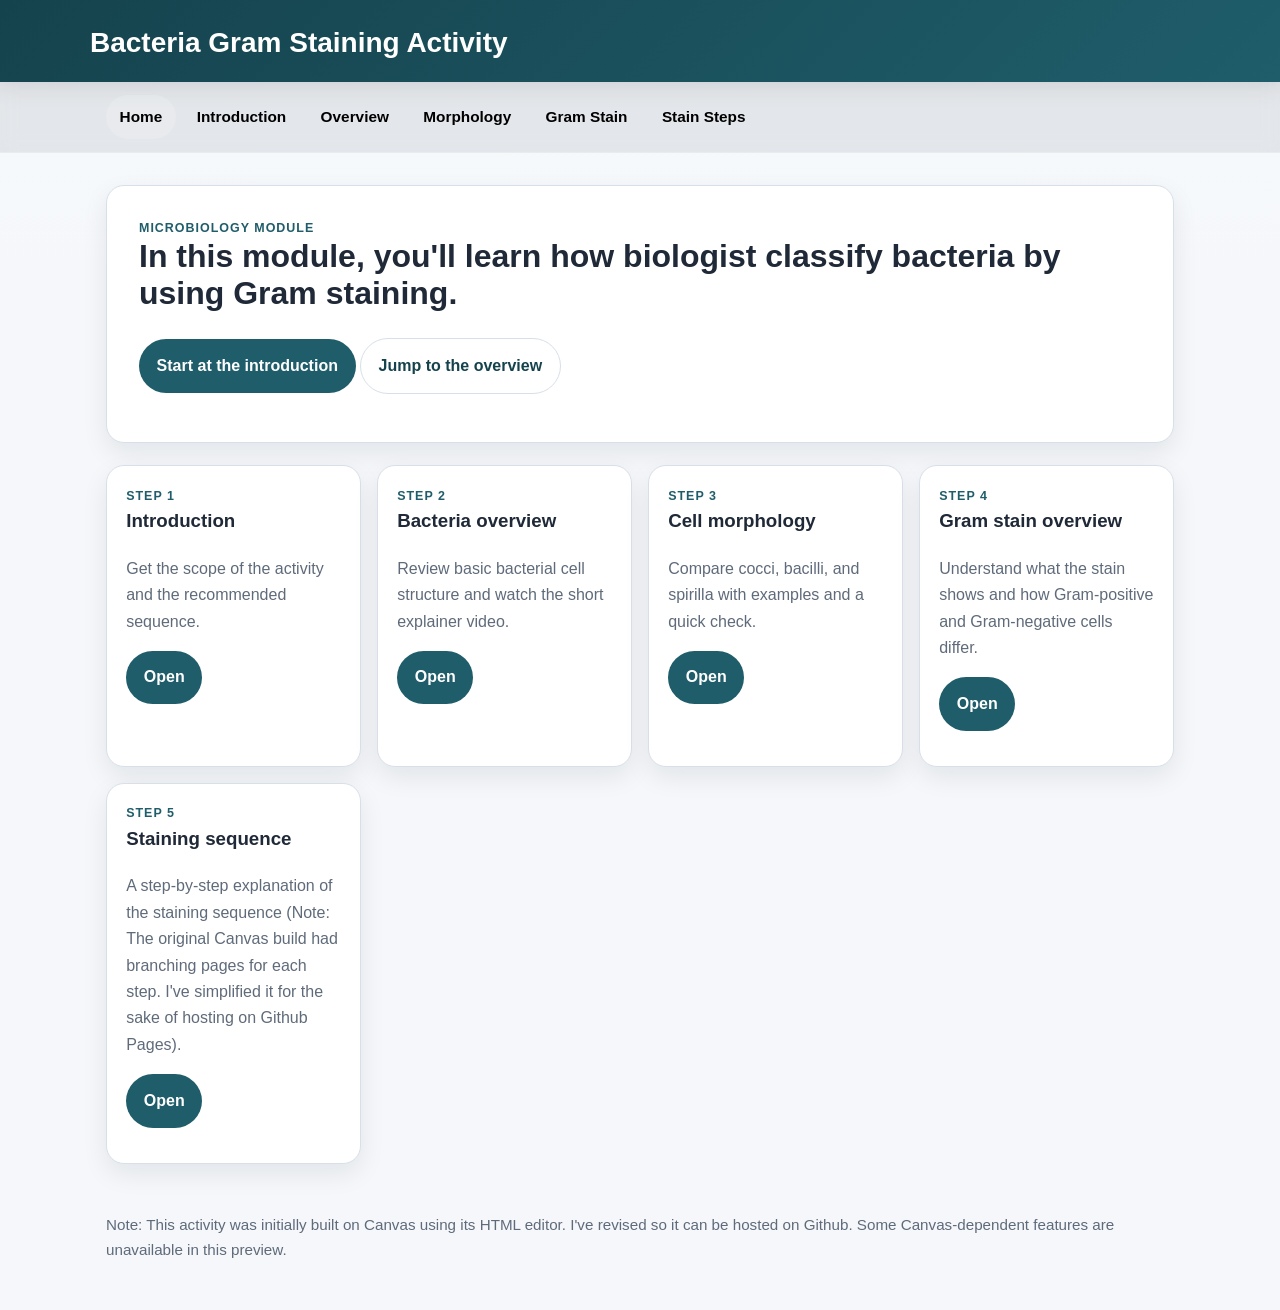
<file: index.html>
<!DOCTYPE html>
<html lang="en">
<head>
  <meta charset="UTF-8">
  <meta name="viewport" content="width=device-width, initial-scale=1.0">
  <title>Bacteria Learning Mini-Site</title>
  <link rel="stylesheet" href="styles.css">
</head>
<body>
<header class="site-header">
  <div class="header-inner">
    <div class="header-top">
      <div class="brand">
        <h1>Bacteria Gram Staining Activity</h1>
      </div>
    </div>
  </div>
</header>
<nav class="site-nav">
  <div class="nav-inner"><a href="index.html" class="active">Home</a><a href="introduction_page.html" class="">Introduction</a><a href="explainer_page.html" class="">Overview</a><a href="activity1_cell_morphology.html" class="">Morphology</a><a href="gram_staining_overview.html" class="">Gram Stain</a><a href="gramstain_start.html" class="">Stain Steps</a></div>
</nav>
<main>

<section class="hero">
  <div class="kicker">Microbiology module</div>
  <h2>In this module, you'll learn how biologist classify bacteria by using Gram staining.</h2>
  <p>
    <a class="button" href="introduction_page.html">Start at the introduction</a>
    <a class="button secondary" href="explainer_page.html">Jump to the overview</a>
  </p>
</section>
<section class="grid">
  <article class="card">
    <div class="kicker">Step 1</div>
    <h3>Introduction</h3>
    <p>Get the scope of the activity and the recommended sequence.</p>
    <p><a class="button" href="introduction_page.html">Open</a></p>
  </article>
  <article class="card">
    <div class="kicker">Step 2</div>
    <h3>Bacteria overview</h3>
    <p>Review basic bacterial cell structure and watch the short explainer video.</p>
    <p><a class="button" href="explainer_page.html">Open</a></p>
  </article>
  <article class="card">
    <div class="kicker">Step 3</div>
    <h3>Cell morphology</h3>
    <p>Compare cocci, bacilli, and spirilla with examples and a quick check.</p>
    <p><a class="button" href="activity1_cell_morphology.html">Open</a></p>
  </article>
  <article class="card">
    <div class="kicker">Step 4</div>
    <h3>Gram stain overview</h3>
    <p>Understand what the stain shows and how Gram-positive and Gram-negative cells differ.</p>
    <p><a class="button" href="gram_staining_overview.html">Open</a></p>
  </article>
  <article class="card">
    <div class="kicker">Step 5</div>
    <h3>Staining sequence</h3>
    <p>A step-by-step explanation of the staining sequence (Note: The original Canvas build had branching pages for each step. I've simplified it for the sake of hosting on Github Pages).</p>
    <p><a class="button" href="gramstain_start.html">Open</a></p>
  </article>
</section>

</main>
<footer class="site-footer">
 Note: This activity was initially built on Canvas using its HTML editor. I've revised so it can be hosted on Github. Some Canvas-dependent features are unavailable in this preview. 
</footer>
</body>
</html>
</file>
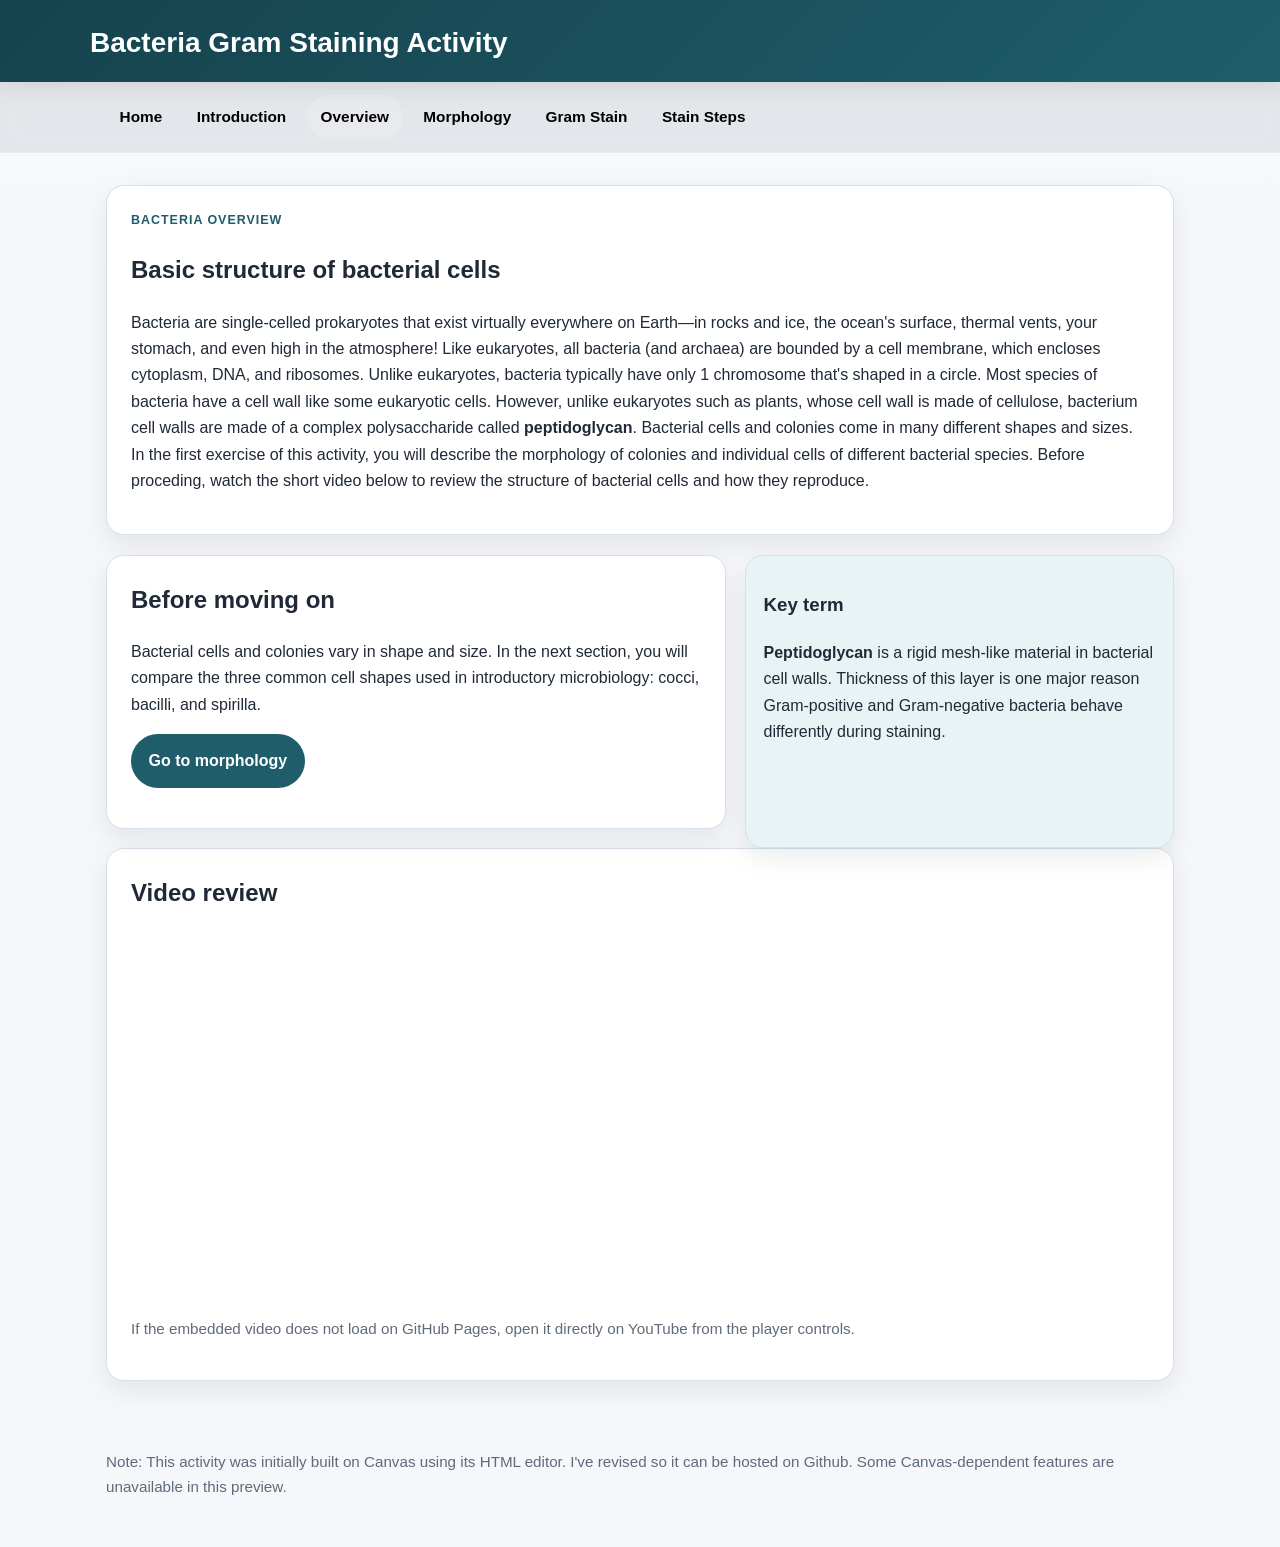
<file: explainer_page.html>
<!DOCTYPE html>
<html lang="en">
<head>
  <meta charset="UTF-8">
  <meta name="viewport" content="width=device-width, initial-scale=1.0">
  <title>Bacteria Overview</title>
  <link rel="stylesheet" href="styles.css">
</head>
<body>
<header class="site-header">
  <div class="header-inner">
    <div class="header-top">
      <div class="brand">
        <h1>Bacteria Gram Staining Activity</h1>
      </div>
    </div>
  </div>
</header>
<nav class="site-nav">
  <div class="nav-inner"><a href="index.html" class="">Home</a><a href="introduction_page.html" class="">Introduction</a><a href="explainer_page.html" class="active">Overview</a><a href="activity1_cell_morphology.html" class="">Morphology</a><a href="gram_staining_overview.html" class="">Gram Stain</a><a href="gramstain_start.html" class="">Stain Steps</a></div>
</nav>
<main>

<section class="panel">
  <div class="kicker">Bacteria overview</div>
  <h2>Basic structure of bacterial cells</h2>
  <p>Bacteria are single-celled prokaryotes that exist virtually everywhere on Earth—in rocks and ice, the ocean's surface, thermal vents, your stomach, and even high in the atmosphere! Like eukaryotes, all bacteria (and archaea) are bounded by a cell membrane, which encloses cytoplasm, DNA, and ribosomes. Unlike eukaryotes, bacteria typically have only 1 chromosome that's shaped in a circle. Most species of bacteria have a cell wall like some eukaryotic cells. However, unlike eukaryotes such as plants, whose cell wall is made of cellulose, bacterium cell walls are made of a complex polysaccharide called <strong>peptidoglycan</strong>.


Bacterial cells and colonies come in many different shapes and sizes. In the first exercise of this activity, you will describe the morphology of colonies and individual cells of different bacterial species. Before proceding, watch the short video below to review the structure of bacterial cells and how they reproduce.</p>
</section>
<section class="two-col">
  <article class="panel">
    <h2>Before moving on</h2>
    <p>Bacterial cells and colonies vary in shape and size. In the next section, you will compare the three common cell shapes used in introductory microbiology: cocci, bacilli, and spirilla.</p>
    <p><a class="button" href="activity1_cell_morphology.html">Go to morphology</a></p>
  </article>
  <aside class="callout">
    <h3>Key term</h3>
    <p><strong>Peptidoglycan</strong> is a rigid mesh-like material in bacterial cell walls. Thickness of this layer is one major reason Gram-positive and Gram-negative bacteria behave differently during staining.</p>
  </aside>
</section>
<section class="panel">
  <h2>Video review</h2>
  <iframe class="video" src="https://www.youtube.com/embed/njk8R77zUkM?si=htym5tZohifJnboz" title="Bacterial cells overview video" allow="accelerometer; autoplay; clipboard-write; encrypted-media; gyroscope; picture-in-picture; web-share" allowfullscreen></iframe>
  <p class="inline-note">If the embedded video does not load on GitHub Pages, open it directly on YouTube from the player controls.</p>
</section>

</main>
<footer class="site-footer">
 Note: This activity was initially built on Canvas using its HTML editor. I've revised so it can be hosted on Github. Some Canvas-dependent features are unavailable in this preview. 
</footer>
</body>
</html>
</file>
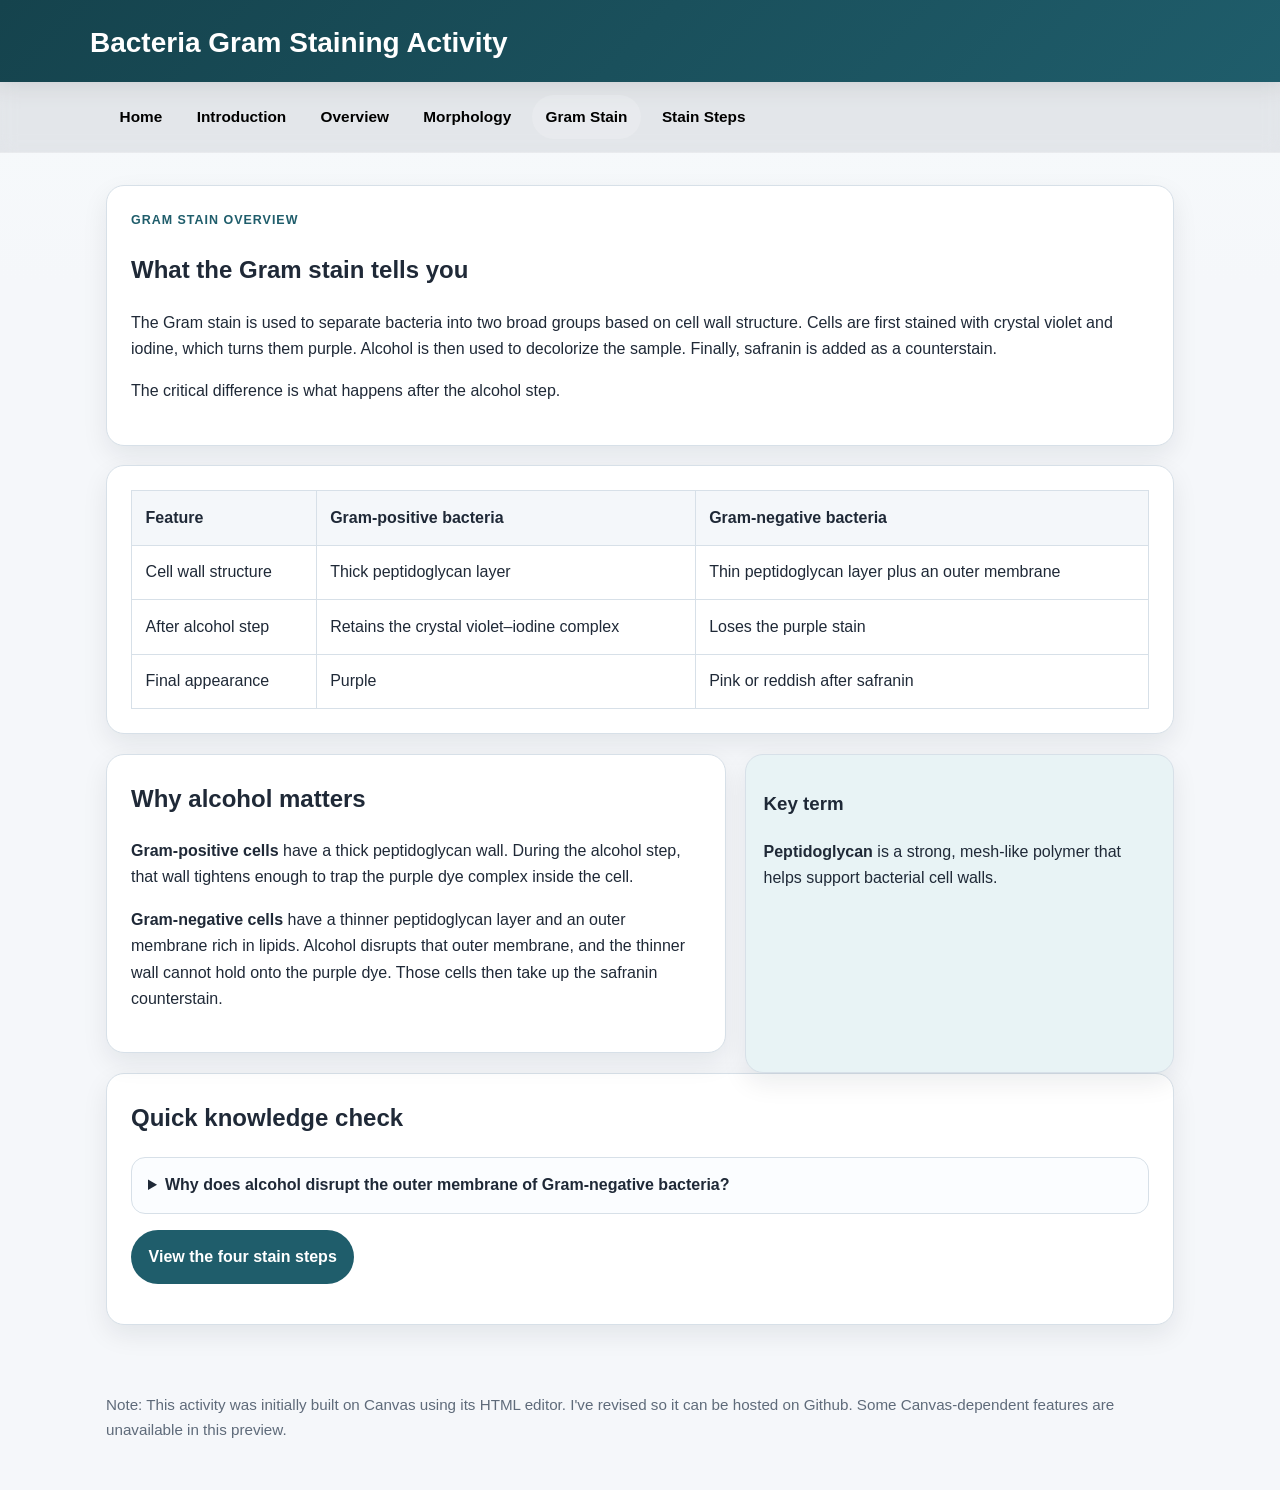
<file: gram_staining_overview.html>
<!DOCTYPE html>
<html lang="en">
<head>
  <meta charset="UTF-8">
  <meta name="viewport" content="width=device-width, initial-scale=1.0">
  <title>Gram Stain Overview</title>
  <link rel="stylesheet" href="styles.css">
</head>
<body>
<header class="site-header">
  <div class="header-inner">
    <div class="header-top">
      <div class="brand">
        <h1>Bacteria Gram Staining Activity</h1>
      </div>
    </div>
  </div>
</header>
<nav class="site-nav">
  <div class="nav-inner"><a href="index.html" class="">Home</a><a href="introduction_page.html" class="">Introduction</a><a href="explainer_page.html" class="">Overview</a><a href="activity1_cell_morphology.html" class="">Morphology</a><a href="gram_staining_overview.html" class="active">Gram Stain</a><a href="gramstain_start.html" class="">Stain Steps</a></div>
</nav>
<main>

<section class="panel">
  <div class="kicker">Gram stain overview</div>
  <h2>What the Gram stain tells you</h2>
  <p>The Gram stain is used to separate bacteria into two broad groups based on cell wall structure. Cells are first stained with crystal violet and iodine, which turns them purple. Alcohol is then used to decolorize the sample. Finally, safranin is added as a counterstain.</p>
  <p>The critical difference is what happens after the alcohol step.</p>
</section>
<section class="panel">
  <div class="table-wrap">
    <table class="compare">
      <thead>
        <tr>
          <th>Feature</th>
          <th>Gram-positive bacteria</th>
          <th>Gram-negative bacteria</th>
        </tr>
      </thead>
      <tbody>
        <tr>
          <td>Cell wall structure</td>
          <td>Thick peptidoglycan layer</td>
          <td>Thin peptidoglycan layer plus an outer membrane</td>
        </tr>
        <tr>
          <td>After alcohol step</td>
          <td>Retains the crystal violet–iodine complex</td>
          <td>Loses the purple stain</td>
        </tr>
        <tr>
          <td>Final appearance</td>
          <td>Purple</td>
          <td>Pink or reddish after safranin</td>
        </tr>
      </tbody>
    </table>
  </div>
</section>
<section class="two-col">
  <article class="panel">
    <h2>Why alcohol matters</h2>
    <p><strong>Gram-positive cells</strong> have a thick peptidoglycan wall. During the alcohol step, that wall tightens enough to trap the purple dye complex inside the cell.</p>
    <p><strong>Gram-negative cells</strong> have a thinner peptidoglycan layer and an outer membrane rich in lipids. Alcohol disrupts that outer membrane, and the thinner wall cannot hold onto the purple dye. Those cells then take up the safranin counterstain.</p>
  </article>
  <aside class="callout">
    <h3>Key term</h3>
    <p><strong>Peptidoglycan</strong> is a strong, mesh-like polymer that helps support bacterial cell walls.</p>
  </aside>
</section>
<section class="panel">
  <h2>Quick knowledge check</h2>
  <details>
    <summary>Why does alcohol disrupt the outer membrane of Gram-negative bacteria?</summary>
    <p><strong>Answer:</strong> The outer membrane contains lipid-rich components. Alcohol can disrupt and dissolve those lipids, which damages the membrane and allows the purple stain to wash out.</p>
  </details>
  <p style="margin-top:1rem;"><a class="button" href="gramstain_start.html">View the four stain steps</a></p>
</section>

</main>
<footer class="site-footer">
 Note: This activity was initially built on Canvas using its HTML editor. I've revised so it can be hosted on Github. Some Canvas-dependent features are unavailable in this preview. 
</footer>
</body>
</html>
</file>
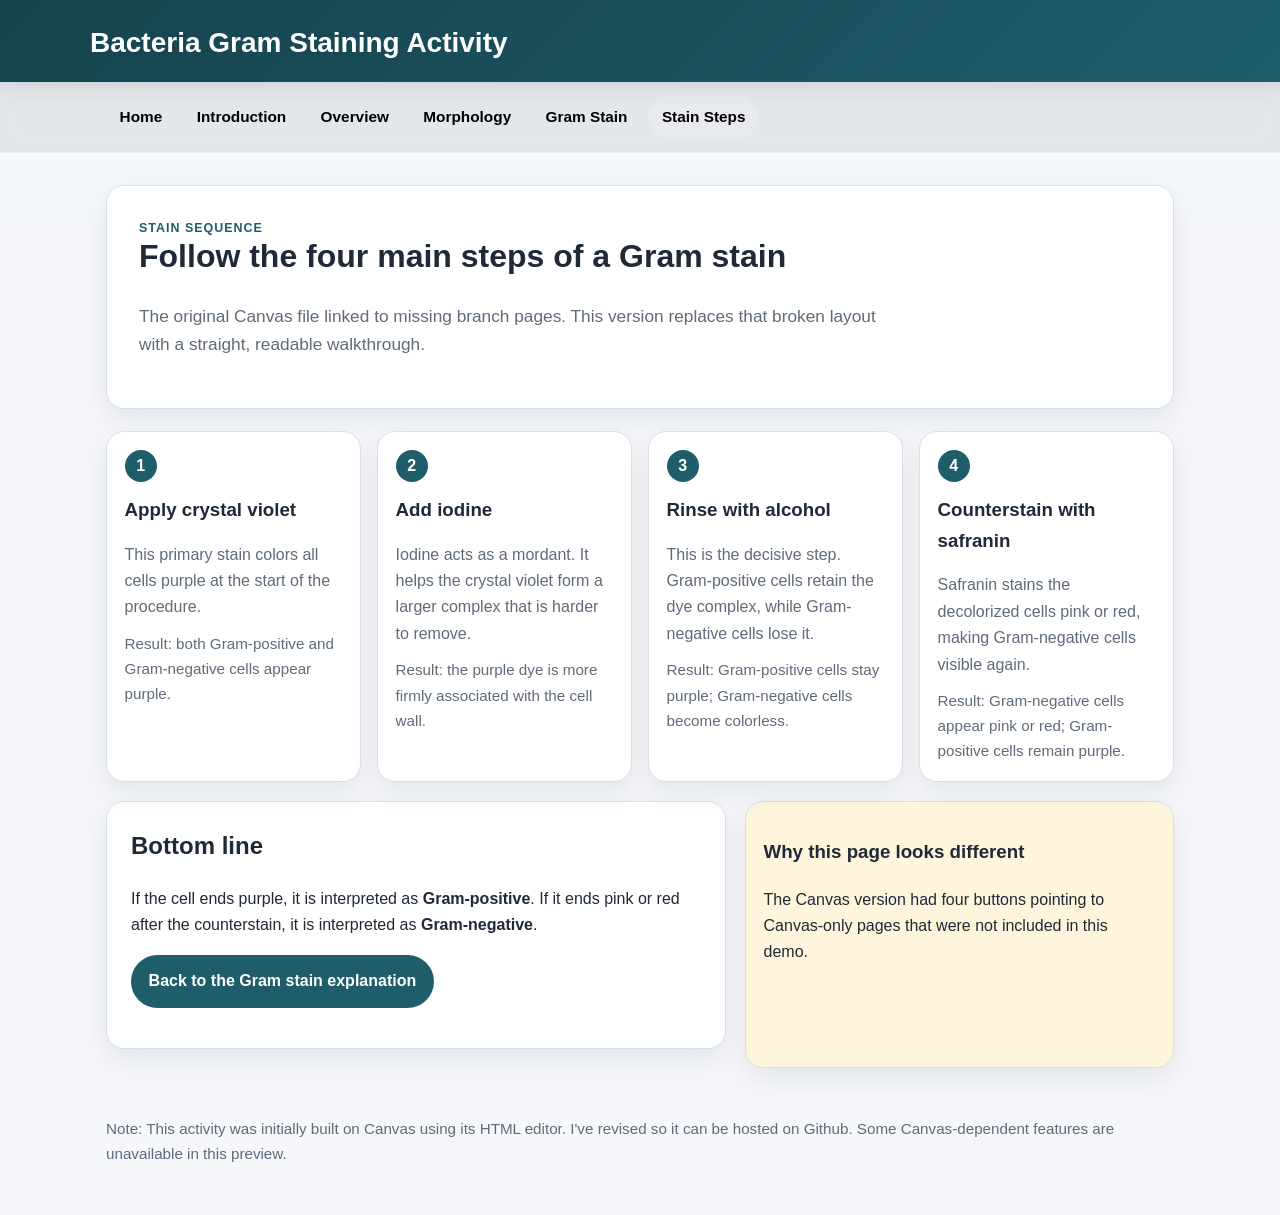
<file: gramstain_start.html>
<!DOCTYPE html>
<html lang="en">
<head>
  <meta charset="UTF-8">
  <meta name="viewport" content="width=device-width, initial-scale=1.0">
  <title>Gram Stain Steps</title>
  <link rel="stylesheet" href="styles.css">
</head>
<body>
<header class="site-header">
  <div class="header-inner">
    <div class="header-top">
      <div class="brand">
        <h1>Bacteria Gram Staining Activity</h1>
      </div>
    </div>
  </div>
</header>
<nav class="site-nav">
  <div class="nav-inner"><a href="index.html" class="">Home</a><a href="introduction_page.html" class="">Introduction</a><a href="explainer_page.html" class="">Overview</a><a href="activity1_cell_morphology.html" class="">Morphology</a><a href="gram_staining_overview.html" class="">Gram Stain</a><a href="gramstain_start.html" class="active">Stain Steps</a></div>
</nav>
<main>

<section class="hero">
  <div class="kicker">Stain sequence</div>
  <h2>Follow the four main steps of a Gram stain</h2>
  <p class="lead">The original Canvas file linked to missing branch pages. This version replaces that broken layout with a straight, readable walkthrough.</p>
</section>
<section class="steps">
  <article class="step-card">
    <div class="step-number">1</div>
    <h3>Apply crystal violet</h3>
    <p>This primary stain colors all cells purple at the start of the procedure.</p>
    <div class="inline-note">Result: both Gram-positive and Gram-negative cells appear purple.</div>
  </article>
  <article class="step-card">
    <div class="step-number">2</div>
    <h3>Add iodine</h3>
    <p>Iodine acts as a mordant. It helps the crystal violet form a larger complex that is harder to remove.</p>
    <div class="inline-note">Result: the purple dye is more firmly associated with the cell wall.</div>
  </article>
  <article class="step-card">
    <div class="step-number">3</div>
    <h3>Rinse with alcohol</h3>
    <p>This is the decisive step. Gram-positive cells retain the dye complex, while Gram-negative cells lose it.</p>
    <div class="inline-note">Result: Gram-positive cells stay purple; Gram-negative cells become colorless.</div>
  </article>
  <article class="step-card">
    <div class="step-number">4</div>
    <h3>Counterstain with safranin</h3>
    <p>Safranin stains the decolorized cells pink or red, making Gram-negative cells visible again.</p>
    <div class="inline-note">Result: Gram-negative cells appear pink or red; Gram-positive cells remain purple.</div>
  </article>
</section>
<section class="two-col" style="margin-top:1.2rem;">
  <article class="panel">
    <h2>Bottom line</h2>
    <p>If the cell ends purple, it is interpreted as <strong>Gram-positive</strong>. If it ends pink or red after the counterstain, it is interpreted as <strong>Gram-negative</strong>.</p>
    <p><a class="button" href="gram_staining_overview.html">Back to the Gram stain explanation</a></p>
  </article>
  <aside class="callout warning">
    <h3>Why this page looks different</h3>
    <p>The Canvas version had four buttons pointing to Canvas-only pages that were not included in this demo.</p>
  </aside>
</section>

</main>
<footer class="site-footer">
  Note: This activity was initially built on Canvas using its HTML editor. I've revised so it can be hosted on Github. Some Canvas-dependent features are unavailable in this preview. 
</footer>
</body>
</html>
</file>
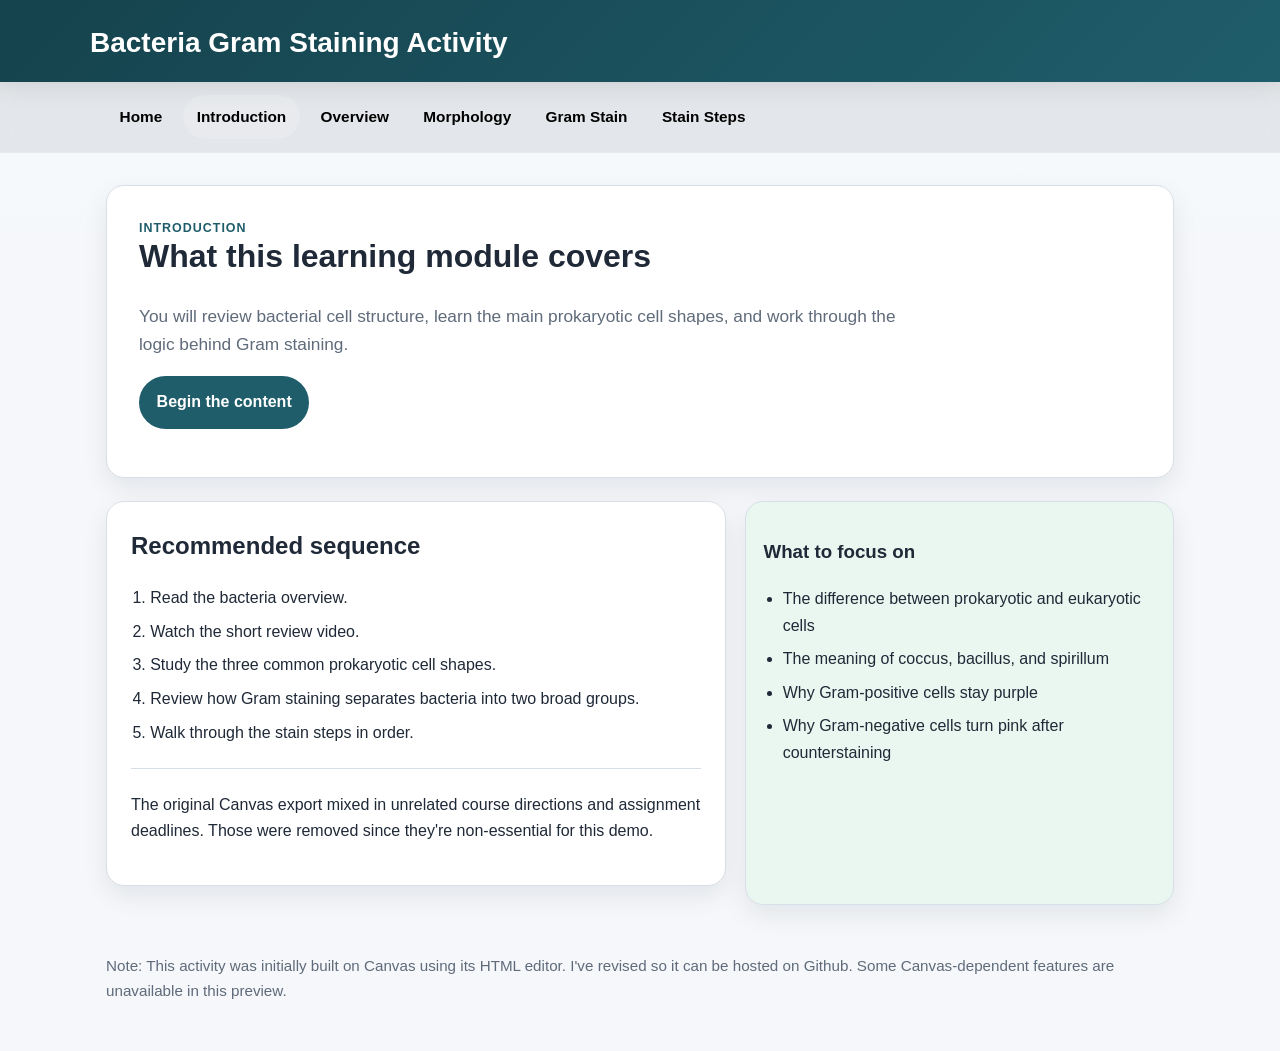
<file: introduction_page.html>
<!DOCTYPE html>
<html lang="en">
<head>
  <meta charset="UTF-8">
  <meta name="viewport" content="width=device-width, initial-scale=1.0">
  <title>Introduction</title>
  <link rel="stylesheet" href="styles.css">
</head>
<body>
<header class="site-header">
  <div class="header-inner">
    <div class="header-top">
      <div class="brand">
        <h1>Bacteria Gram Staining Activity</h1>
      </div>
    </div>
  </div>
</header>
<nav class="site-nav">
  <div class="nav-inner"><a href="index.html" class="">Home</a><a href="introduction_page.html" class="active">Introduction</a><a href="explainer_page.html" class="">Overview</a><a href="activity1_cell_morphology.html" class="">Morphology</a><a href="gram_staining_overview.html" class="">Gram Stain</a><a href="gramstain_start.html" class="">Stain Steps</a></div>
</nav>
<main>

<section class="hero">
  <div class="kicker">Introduction</div>
  <h2>What this learning module covers</h2>
  <p class="lead">You will review bacterial cell structure, learn the main prokaryotic cell shapes, and work through the logic behind Gram staining.</p>
  <p><a class="button" href="explainer_page.html">Begin the content</a></p>
</section>
<section class="two-col">
  <article class="panel">
    <h2>Recommended sequence</h2>
    <ol class="list-clean">
      <li>Read the bacteria overview.</li>
      <li>Watch the short review video.</li>
      <li>Study the three common prokaryotic cell shapes.</li>
      <li>Review how Gram staining separates bacteria into two broad groups.</li>
      <li>Walk through the stain steps in order.</li>
    </ol>
    <hr class="soft">
    <p>The original Canvas export mixed in unrelated course directions and assignment deadlines. Those were removed since they're non-essential for this demo. </p>
  </article>
  <aside class="callout success">
    <h3>What to focus on</h3>
    <ul class="list-clean">
      <li>The difference between prokaryotic and eukaryotic cells</li>
      <li>The meaning of coccus, bacillus, and spirillum</li>
      <li>Why Gram-positive cells stay purple</li>
      <li>Why Gram-negative cells turn pink after counterstaining</li>
    </ul>
  </aside>
</section>

</main>
<footer class="site-footer">
  Note: This activity was initially built on Canvas using its HTML editor. I've revised so it can be hosted on Github. Some Canvas-dependent features are unavailable in this preview. 
</footer>
</body>
</html>
</file>
<file: styles.css>
:root {
  --accent: #1f5d6b;
  --accent-dark: #15434d;
  --accent-soft: #e8f3f5;
  --bg: #f5f7fa;
  --card: #ffffff;
  --text: #1f2937;
  --muted: #5f6b7a;
  --border: #d7e0e8;
  --success: #1f7a5a;
  --warning: #9a6700;
  --shadow: 0 10px 26px rgba(17, 24, 39, .08);
}
* { box-sizing: border-box; }
html { scroll-behavior: smooth; }
body {
  margin: 0;
  font-family: Arial, Helvetica, sans-serif;
  color: var(--text);
  background: linear-gradient(180deg, #f7fbfc 0%, var(--bg) 280px);
  line-height: 1.65;
}
a { color: var(--accent); }
a:hover { color: var(--accent-dark); }
header.site-header {
  background: linear-gradient(135deg, var(--accent-dark), var(--accent));
  color: white;
  padding: 1.25rem 1rem 1rem;
  box-shadow: 0 4px 18px rgba(0,0,0,.12);
}
.header-inner, .nav-inner, main {
  max-width: 1100px;
  margin: 0 auto;
}
.header-top {
  display: flex;
  justify-content: space-between;
  align-items: center;
  gap: 1rem;
  flex-wrap: wrap;
}
.brand h1 { margin: 0; font-size: 1.75rem; }
.brand p { margin: .4rem 0 0; opacity: .94; }
.badge {
  display: inline-block;
  padding: .4rem .75rem;
  border-radius: 999px;
  background: rgba(255,255,255,.16);
  border: 1px solid rgba(255,255,255,.24);
  font-size: .92rem;
}
nav.site-nav {
  background: rgba(15, 23, 42, .08);
  backdrop-filter: blur(8px);
  border-bottom: 1px solid rgba(255,255,255,.18);
}
.nav-inner {
  display: flex;
  flex-wrap: wrap;
  gap: .45rem;
  padding: .8rem 1rem;
}
nav.site-nav a {
  color: rgb(0, 0, 0);
  text-decoration: none;
  padding: .58rem .85rem;
  border-radius: 999px;
  font-weight: 700;
  font-size: .96rem;
}
nav.site-nav a:hover, nav.site-nav a.active {
  background: rgba(255,255,255,.16);
}
main {
  padding: 2rem 1rem 3rem;
}
.hero, .panel, .card, .callout, .step-card {
  background: var(--card);
  border: 1px solid var(--border);
  border-radius: 18px;
  box-shadow: var(--shadow);
}
.hero {
  padding: 2rem;
  margin-bottom: 1.4rem;
}
.hero h2 { margin-top: 0; font-size: 2rem; line-height: 1.15; }
.hero p.lead { font-size: 1.08rem; color: var(--muted); max-width: 760px; }
.button, button.button {
  display: inline-block;
  background: var(--accent);
  color: white;
  text-decoration: none;
  padding: .85rem 1.1rem;
  border-radius: 999px;
  font-weight: 700;
  border: none;
}
.button.secondary {
  background: white;
  color: var(--accent-dark);
  border: 1px solid var(--border);
}
.button.muted {
  background: #e9eef2;
  color: #43515f;
}
.grid {
  display: grid;
  grid-template-columns: repeat(auto-fit, minmax(240px, 1fr));
  gap: 1rem;
}
.card {
  padding: 1.2rem;
}
.card h3 { margin-top: 0; }
.card p { color: var(--muted); }
.kicker {
  text-transform: uppercase;
  letter-spacing: .08em;
  font-size: .78rem;
  color: var(--accent);
  font-weight: 800;
}
.panel {
  padding: 1.5rem;
  margin-bottom: 1.2rem;
}
.panel h2:first-child, .panel h3:first-child { margin-top: 0; }
.two-col {
  display: grid;
  grid-template-columns: 1.3fr .9fr;
  gap: 1.2rem;
}
.callout {
  padding: 1rem 1.1rem;
  background: var(--accent-soft);
}
.callout.warning {
  background: #fff5dd;
}
.callout.success {
  background: #e9f7f0;
}
.list-clean {
  padding-left: 1.2rem;
}
.list-clean li { margin-bottom: .45rem; }
.media-grid {
  display: grid;
  grid-template-columns: repeat(auto-fit, minmax(220px, 1fr));
  gap: 1rem;
}
figure.media-card {
  margin: 0;
  background: #fbfcfd;
  border: 1px solid var(--border);
  border-radius: 16px;
  overflow: hidden;
}
.media-card img {
  display: block;
  width: 100%;
  aspect-ratio: 4 / 3;
  object-fit: cover;
  background: #eef2f6;
}
.media-card figcaption {
  padding: .9rem 1rem 1rem;
}
.media-card small { color: var(--muted); }
.steps {
  display: grid;
  grid-template-columns: repeat(auto-fit, minmax(220px, 1fr));
  gap: 1rem;
}
.step-card { padding: 1.1rem; position: relative; }
.step-number {
  display: inline-flex;
  width: 2rem;
  height: 2rem;
  border-radius: 999px;
  align-items: center;
  justify-content: center;
  background: var(--accent);
  color: white;
  font-weight: 800;
  margin-bottom: .8rem;
}
.step-card h3 { margin: 0 0 .35rem; }
.step-card p { color: var(--muted); margin-bottom: .65rem; }
.inline-note {
  color: var(--muted);
  font-size: .95rem;
}
.table-wrap {
  overflow-x: auto;
}
table.compare {
  width: 100%;
  border-collapse: collapse;
}
table.compare th, table.compare td {
  border: 1px solid var(--border);
  padding: .85rem;
  text-align: left;
  vertical-align: top;
}
table.compare th { background: #f4f7fa; }
footer.site-footer {
  max-width: 1100px;
  margin: 0 auto 3rem;
  padding: 0 1rem;
  color: var(--muted);
  font-size: .95rem;
}
details {
  border: 1px solid var(--border);
  border-radius: 14px;
  padding: .9rem 1rem;
  background: #fbfdff;
}
summary {
  cursor: pointer;
  font-weight: 700;
}
iframe.video {
  width: 100%;
  min-height: 360px;
  border: 0;
  border-radius: 16px;
}
hr.soft {
  border: 0;
  border-top: 1px solid var(--border);
  margin: 1.4rem 0;
}
@media (max-width: 800px) {
  .two-col { grid-template-columns: 1fr; }
  .hero { padding: 1.35rem; }
  .hero h2 { font-size: 1.55rem; }
  iframe.video { min-height: 240px; }
}
</file>
